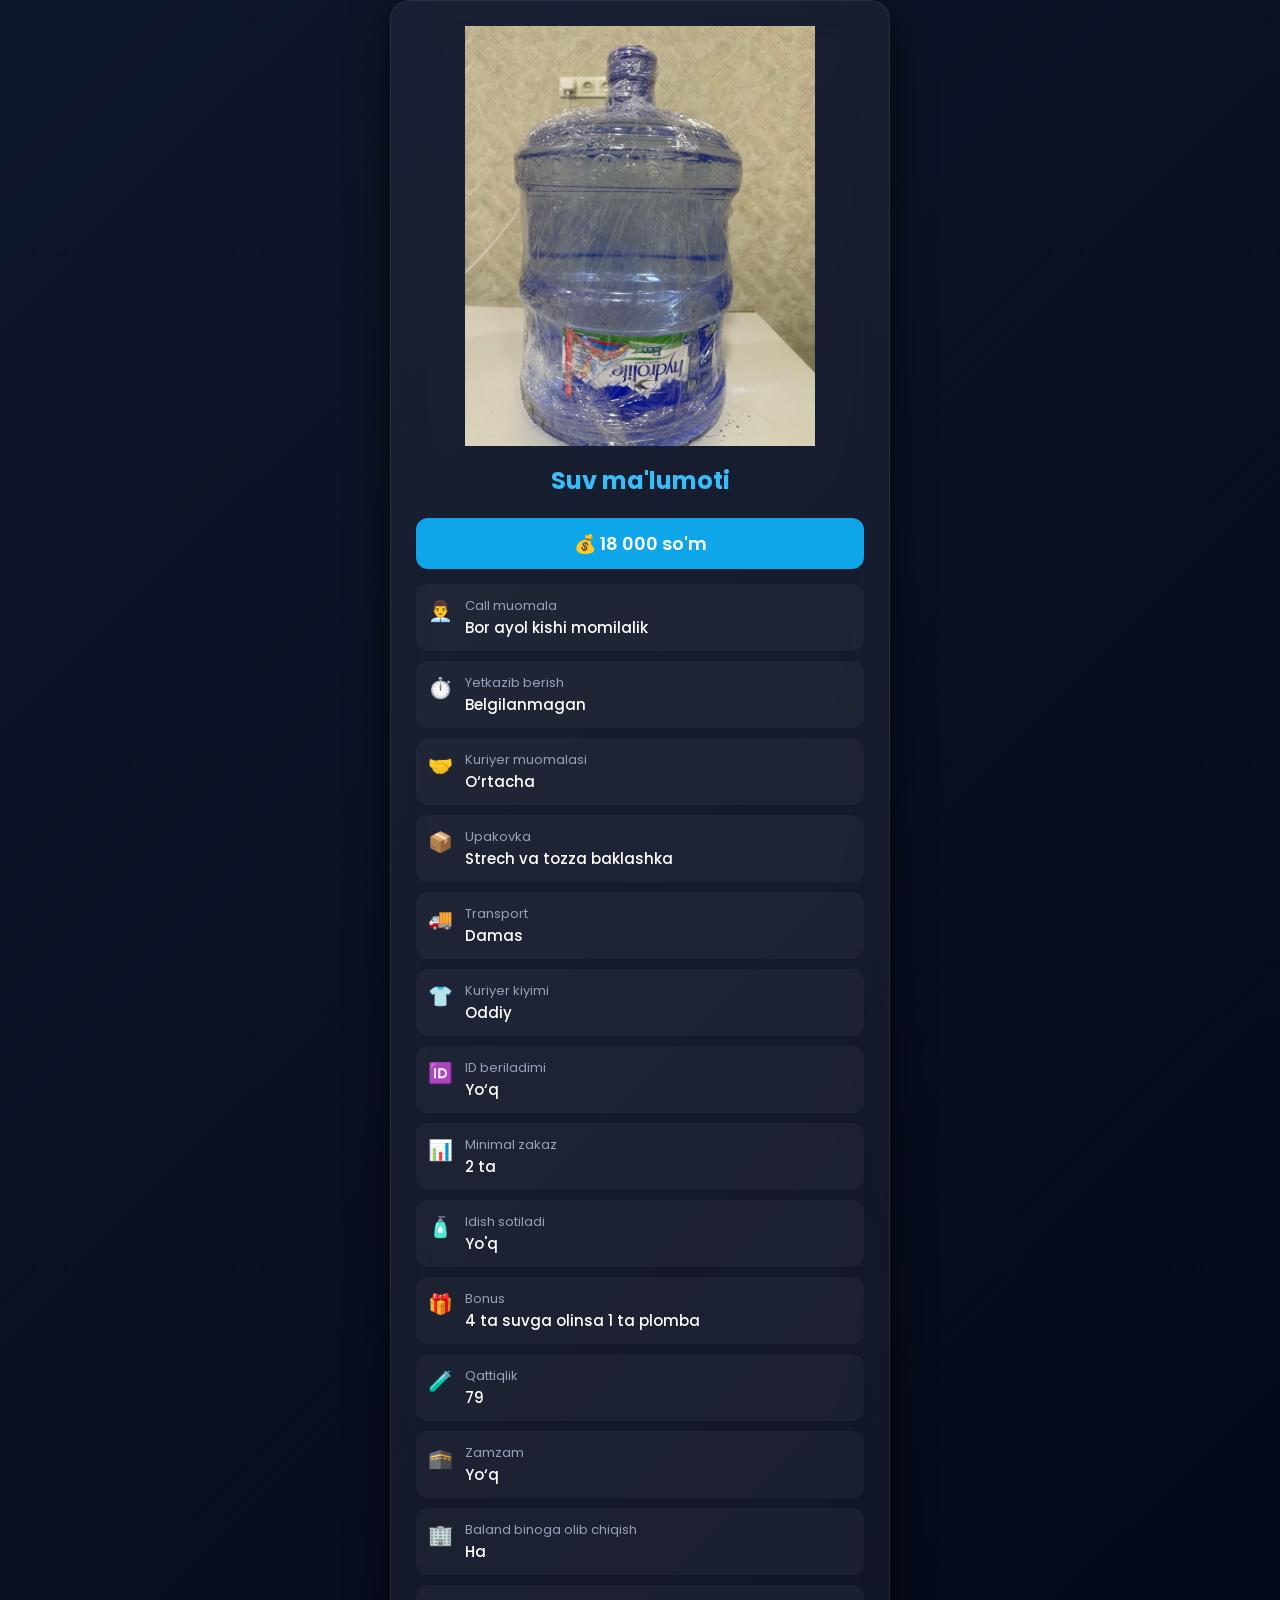
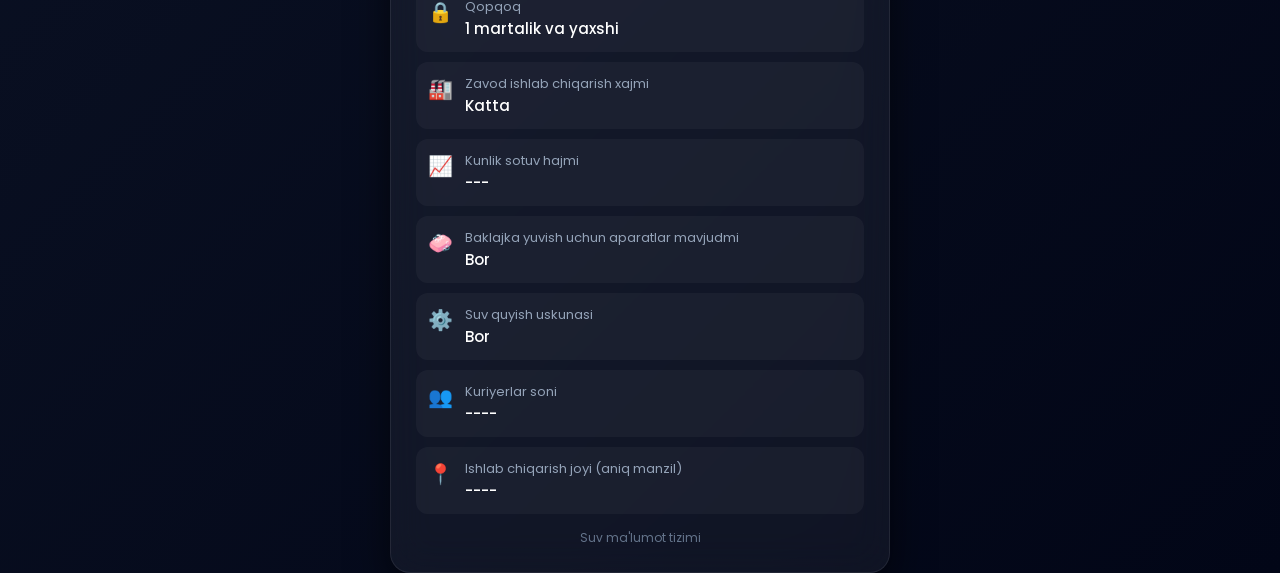
<file: index.html>
<!doctype html>
<html lang="uz">
  <head>
    <meta charset="UTF-8" />
    <meta name="viewport" content="width=device-width, initial-scale=1.0" />
    <title>Suv ma'lumoti</title>

    <link rel="stylesheet" href="./css/main.css" />

    <link
      href="https://fonts.googleapis.com/css2?family=Poppins:wght@300;400;600&display=swap"
      rel="stylesheet"
    />
    <base href="./imgs/" />
  </head>

  <body>
    <div class="container">
      <div class="logo">
        <img src="img1.jpg" />
      </div>

      <h1>Suv ma'lumoti</h1>

      <div class="price">💰 18 000 so'm</div>

      <div class="item">
        <div class="icon">👨‍💼</div>
        <div class="text">
          <div class="label">Call muomala</div>
          <div class="value">Bor ayol kishi momilalik</div>
        </div>
      </div>

      <div class="item">
        <div class="icon">⏱️</div>
        <div class="text">
          <div class="label">Yetkazib berish</div>
          <div class="value">Belgilanmagan</div>
        </div>
      </div>

      <div class="item">
        <div class="icon">🤝</div>
        <div class="text">
          <div class="label">Kuriyer muomalasi</div>
          <div class="value">O‘rtacha</div>
        </div>
      </div>

      <div class="item">
        <div class="icon">📦</div>
        <div class="text">
          <div class="label">Upakovka</div>
          <div class="value">Strech va tozza baklashka</div>
        </div>
      </div>

      <div class="item">
        <div class="icon">🚚</div>
        <div class="text">
          <div class="label">Transport</div>
          <div class="value">Damas</div>
        </div>
      </div>

      <div class="item">
        <div class="icon">👕</div>
        <div class="text">
          <div class="label">Kuriyer kiyimi</div>
          <div class="value">Oddiy</div>
        </div>
      </div>

      <div class="item">
        <div class="icon">🆔</div>
        <div class="text">
          <div class="label">ID beriladimi</div>
          <div class="value">Yo‘q</div>
        </div>
      </div>

      <div class="item">
        <div class="icon">📊</div>
        <div class="text">
          <div class="label">Minimal zakaz</div>
          <div class="value">2 ta</div>
        </div>
      </div>

      <div class="item">
        <div class="icon">🧴</div>
        <div class="text">
          <div class="label">Idish sotiladi</div>
          <div class="value">Yo'q</div>
        </div>
      </div>

      <div class="item">
        <div class="icon">🎁</div>
        <div class="text">
          <div class="label">Bonus</div>
          <div class="value">4 ta suvga olinsa 1 ta plomba</div>
        </div>
      </div>

      <div class="item">
        <div class="icon">🧪</div>
        <div class="text">
          <div class="label">Qattiqlik</div>
          <div class="value">79</div>
        </div>
      </div>

      <div class="item">
        <div class="icon">🕋</div>
        <div class="text">
          <div class="label">Zamzam</div>
          <div class="value">Yo‘q</div>
        </div>
      </div>

      <div class="item">
        <div class="icon">🏢</div>
        <div class="text">
          <div class="label">Baland binoga olib chiqish</div>
          <div class="value">Ha</div>
        </div>
      </div>

      <div class="item">
        <div class="icon">🔒</div>
        <div class="text">
          <div class="label">Qopqoq</div>
          <div class="value">1 martalik va yaxshi</div>
        </div>
      </div>

      <div class="item">
        <div class="icon">🏭</div>
        <div class="text">
          <div class="label">Zavod ishlab chiqarish xajmi</div>
          <div class="value">Katta</div>
        </div>
      </div>

      <div class="item">
        <div class="icon">📈</div>
        <div class="text">
          <div class="label">Kunlik sotuv hajmi</div>
          <div class="value">---</div>
        </div>
      </div>

      <div class="item">
        <div class="icon">🧼</div>
        <div class="text">
          <div class="label">Baklajka yuvish uchun aparatlar mavjudmi</div>
          <div class="value">Bor</div>
        </div>
      </div>

      <div class="item">
        <div class="icon">⚙️</div>
        <div class="text">
          <div class="label">Suv quyish uskunasi</div>
          <div class="value">Bor</div>
        </div>
      </div>

      <div class="item">
        <div class="icon">👥</div>
        <div class="text">
          <div class="label">Kuriyerlar soni</div>
          <div class="value">----</div>
        </div>
      </div>

      <div class="item">
        <div class="icon">📍</div>
        <div class="text">
          <div class="label">Ishlab chiqarish joyi (aniq manzil)</div>
          <div class="value">----</div>
        </div>
      </div>

      <div class="footer">Suv ma'lumot tizimi</div>
    </div>
  </body>
</html>
</file>
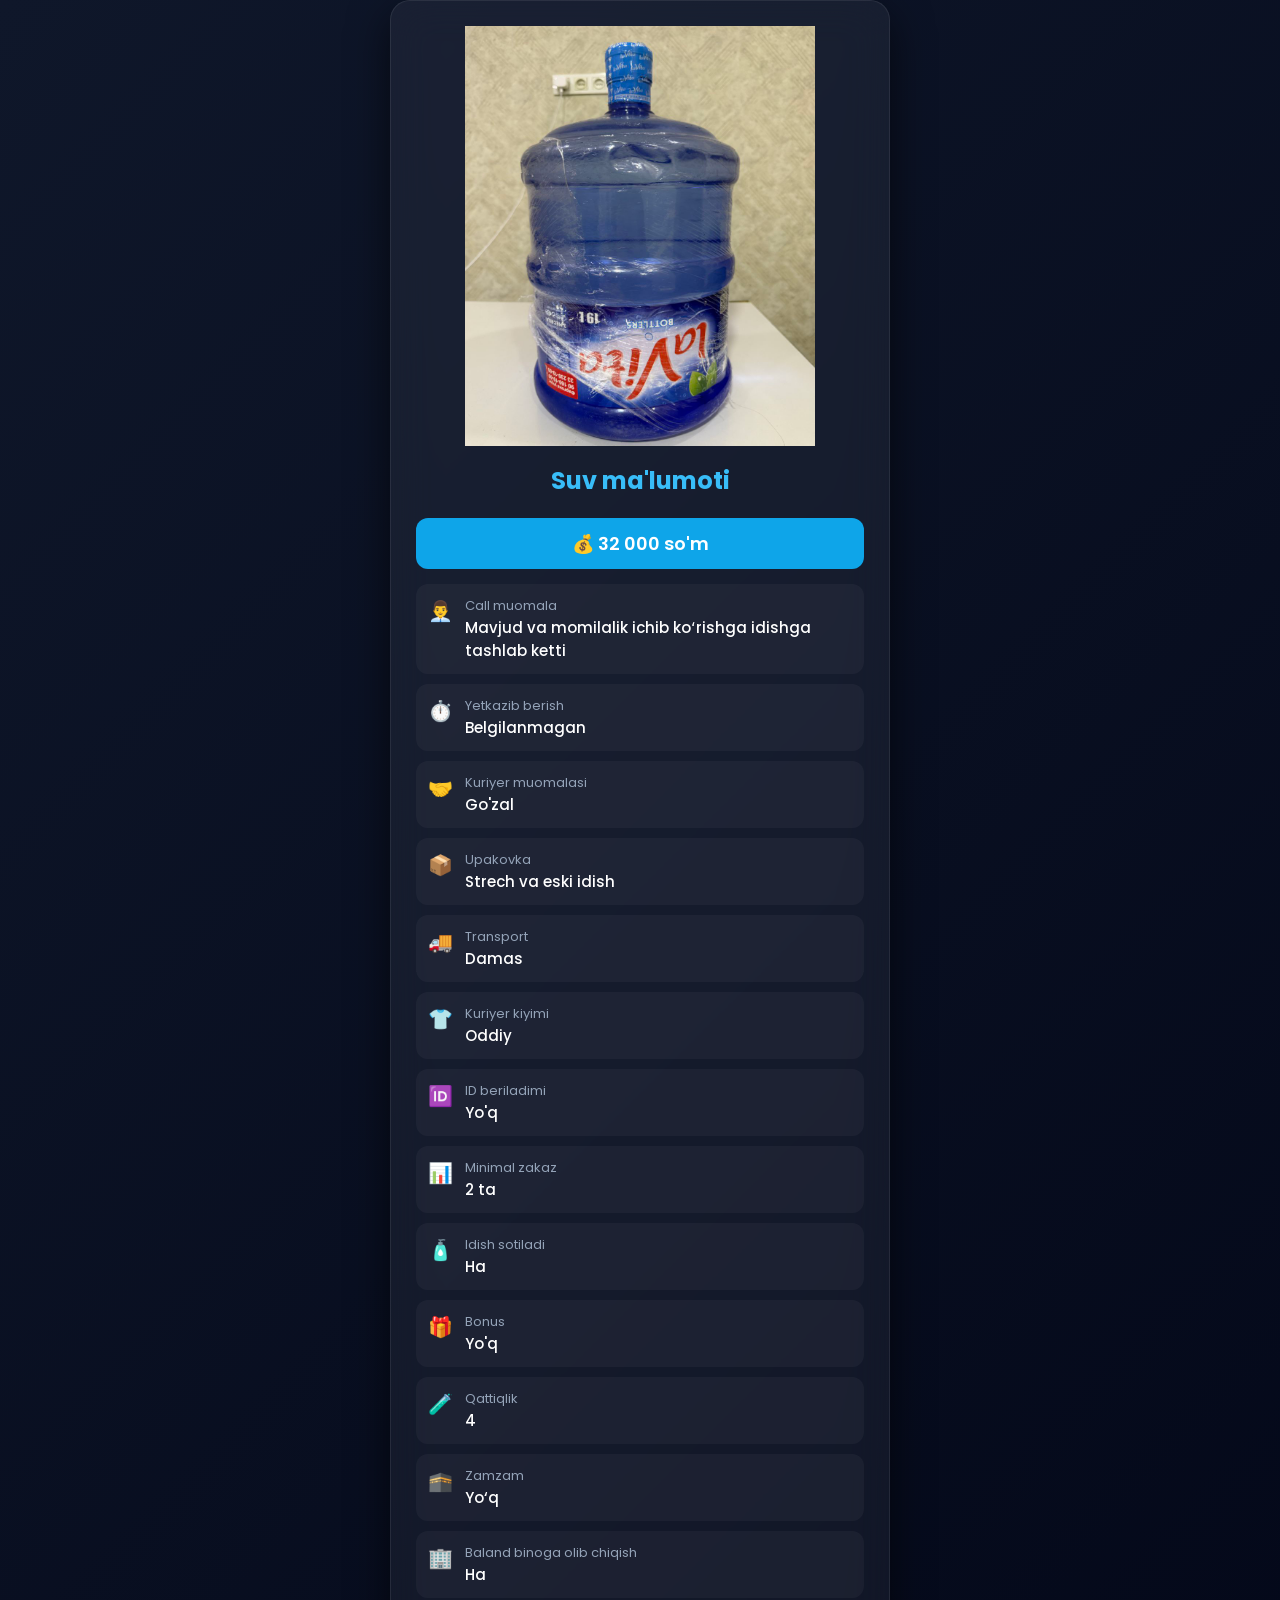
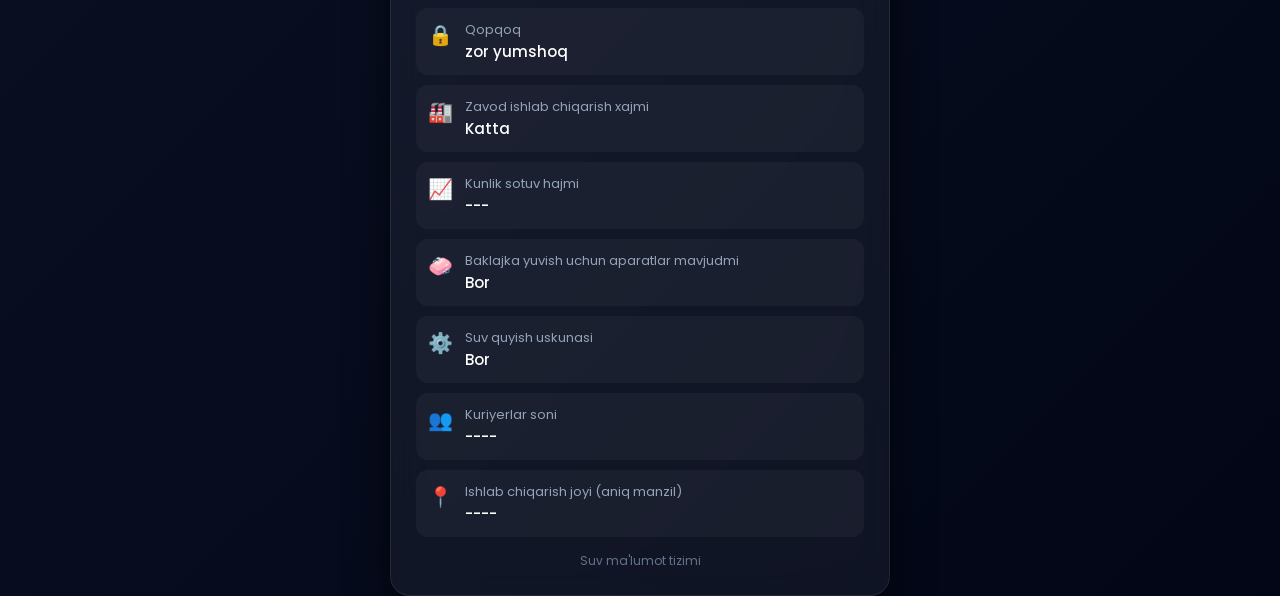
<file: index3.html>
<!doctype html>
<html lang="uz">
  <head>
    <meta charset="UTF-8" />
    <meta name="viewport" content="width=device-width, initial-scale=1.0" />
    <title>Suv ma'lumoti</title>

    <link rel="stylesheet" href="./css/main.css" />

    <link
      href="https://fonts.googleapis.com/css2?family=Poppins:wght@300;400;600&display=swap"
      rel="stylesheet"
    />
    <base href="./imgs/" />
  </head>

  <body>
    <div class="container">
      <div class="logo">
        <img src="img3.jpg" />
      </div>

      <h1>Suv ma'lumoti</h1>

      <div class="price">💰 32 000 so'm</div>

      <div class="item">
        <div class="icon">👨‍💼</div>
        <div class="text">
          <div class="label">Call muomala</div>
          <div class="value">
            Mavjud va momilalik ichib koʻrishga idishga tashlab ketti
          </div>
        </div>
      </div>

      <div class="item">
        <div class="icon">⏱️</div>
        <div class="text">
          <div class="label">Yetkazib berish</div>
          <div class="value">Belgilanmagan</div>
        </div>
      </div>

      <div class="item">
        <div class="icon">🤝</div>
        <div class="text">
          <div class="label">Kuriyer muomalasi</div>
          <div class="value">Go'zal</div>
        </div>
      </div>

      <div class="item">
        <div class="icon">📦</div>
        <div class="text">
          <div class="label">Upakovka</div>
          <div class="value">Strech va eski idish</div>
        </div>
      </div>

      <div class="item">
        <div class="icon">🚚</div>
        <div class="text">
          <div class="label">Transport</div>
          <div class="value">Damas</div>
        </div>
      </div>

      <div class="item">
        <div class="icon">👕</div>
        <div class="text">
          <div class="label">Kuriyer kiyimi</div>
          <div class="value">Oddiy</div>
        </div>
      </div>

      <div class="item">
        <div class="icon">🆔</div>
        <div class="text">
          <div class="label">ID beriladimi</div>
          <div class="value">Yo'q</div>
        </div>
      </div>

      <div class="item">
        <div class="icon">📊</div>
        <div class="text">
          <div class="label">Minimal zakaz</div>
          <div class="value">2 ta</div>
        </div>
      </div>

      <div class="item">
        <div class="icon">🧴</div>
        <div class="text">
          <div class="label">Idish sotiladi</div>
          <div class="value">Ha</div>
        </div>
      </div>

      <div class="item">
        <div class="icon">🎁</div>
        <div class="text">
          <div class="label">Bonus</div>
          <div class="value">Yo'q</div>
        </div>
      </div>

      <div class="item">
        <div class="icon">🧪</div>
        <div class="text">
          <div class="label">Qattiqlik</div>
          <div class="value">4</div>
        </div>
      </div>

      <div class="item">
        <div class="icon">🕋</div>
        <div class="text">
          <div class="label">Zamzam</div>
          <div class="value">Yo‘q</div>
        </div>
      </div>

      <div class="item">
        <div class="icon">🏢</div>
        <div class="text">
          <div class="label">Baland binoga olib chiqish</div>
          <div class="value">Ha</div>
        </div>
      </div>

      <div class="item">
        <div class="icon">🔒</div>
        <div class="text">
          <div class="label">Qopqoq</div>
          <div class="value">zor yumshoq</div>
        </div>
      </div>

      <div class="item">
        <div class="icon">🏭</div>
        <div class="text">
          <div class="label">Zavod ishlab chiqarish xajmi</div>
          <div class="value">Katta</div>
        </div>
      </div>

      <div class="item">
        <div class="icon">📈</div>
        <div class="text">
          <div class="label">Kunlik sotuv hajmi</div>
          <div class="value">---</div>
        </div>
      </div>

      <div class="item">
        <div class="icon">🧼</div>
        <div class="text">
          <div class="label">Baklajka yuvish uchun aparatlar mavjudmi</div>
          <div class="value">Bor</div>
        </div>
      </div>

      <div class="item">
        <div class="icon">⚙️</div>
        <div class="text">
          <div class="label">Suv quyish uskunasi</div>
          <div class="value">Bor</div>
        </div>
      </div>

      <div class="item">
        <div class="icon">👥</div>
        <div class="text">
          <div class="label">Kuriyerlar soni</div>
          <div class="value">----</div>
        </div>
      </div>

      <div class="item">
        <div class="icon">📍</div>
        <div class="text">
          <div class="label">Ishlab chiqarish joyi (aniq manzil)</div>
          <div class="value">----</div>
        </div>
      </div>

      <div class="footer">Suv ma'lumot tizimi</div>
    </div>
  </body>
</html>
</file>
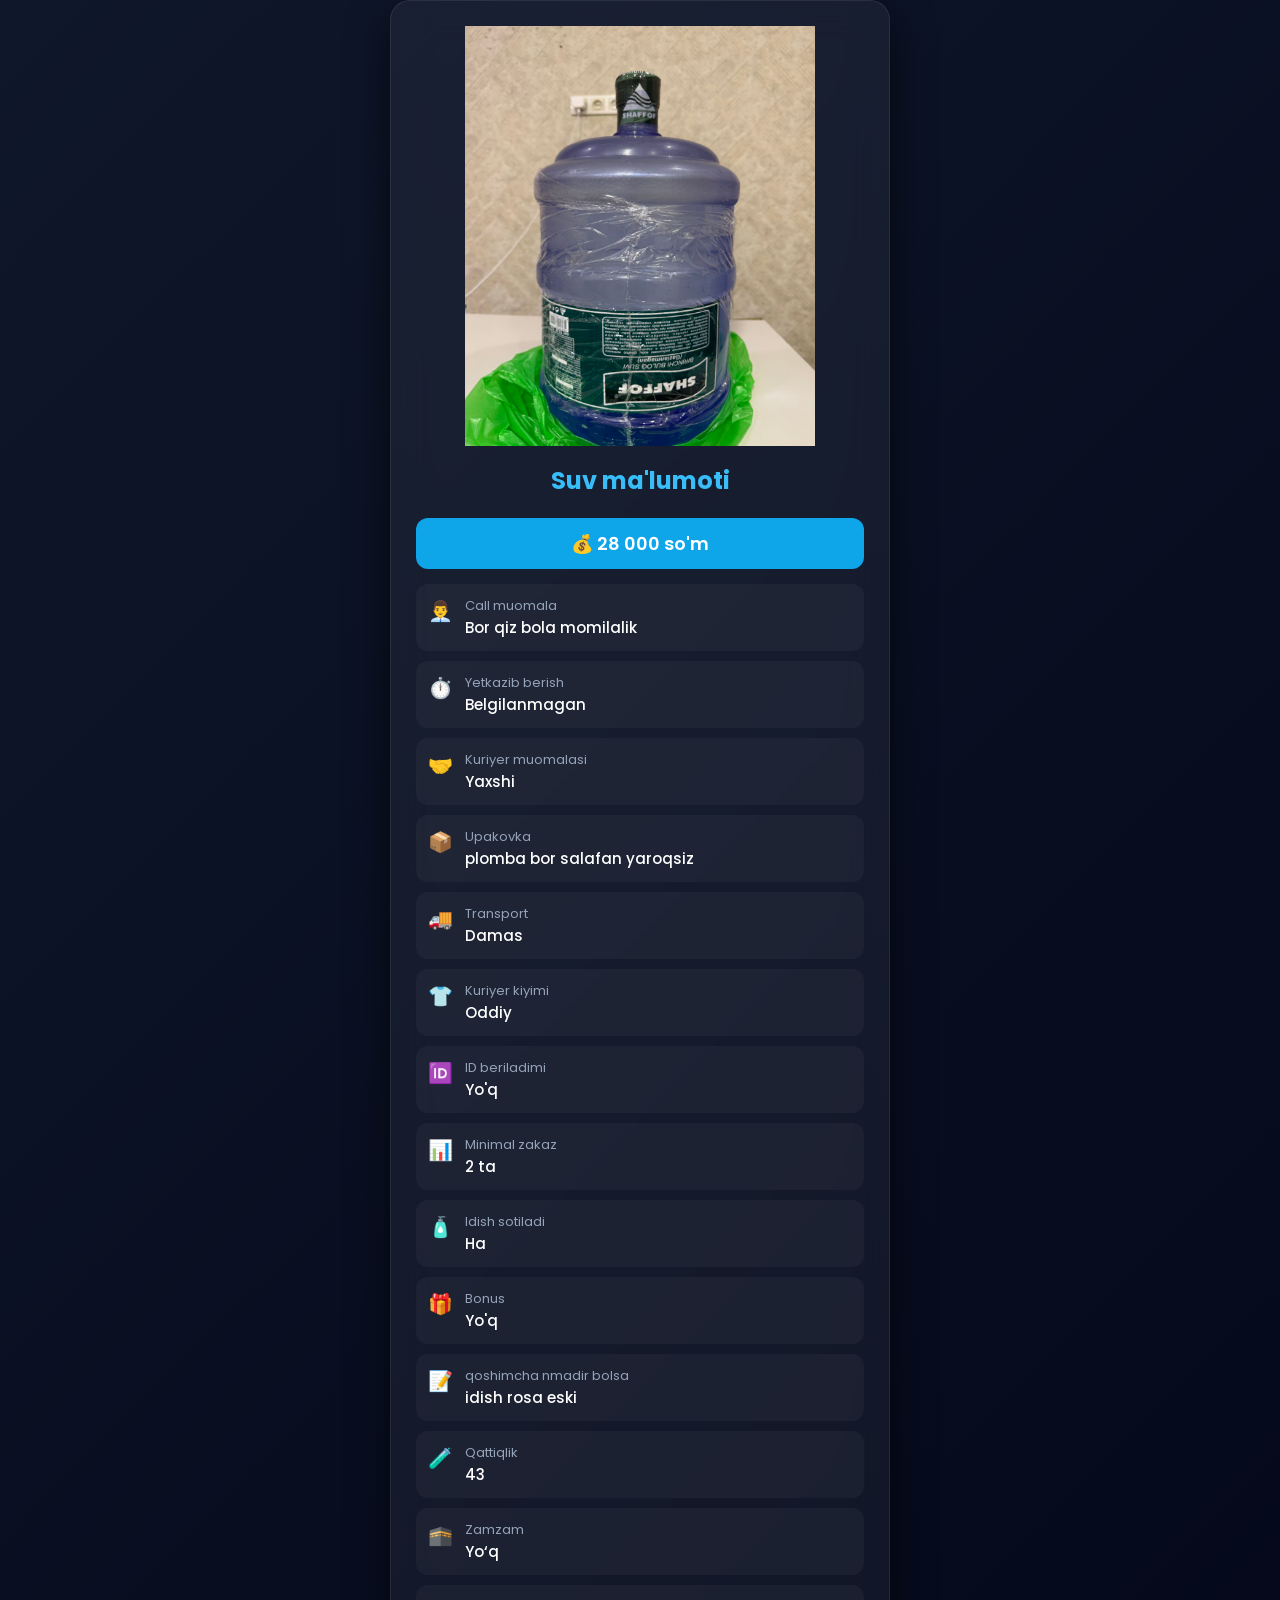
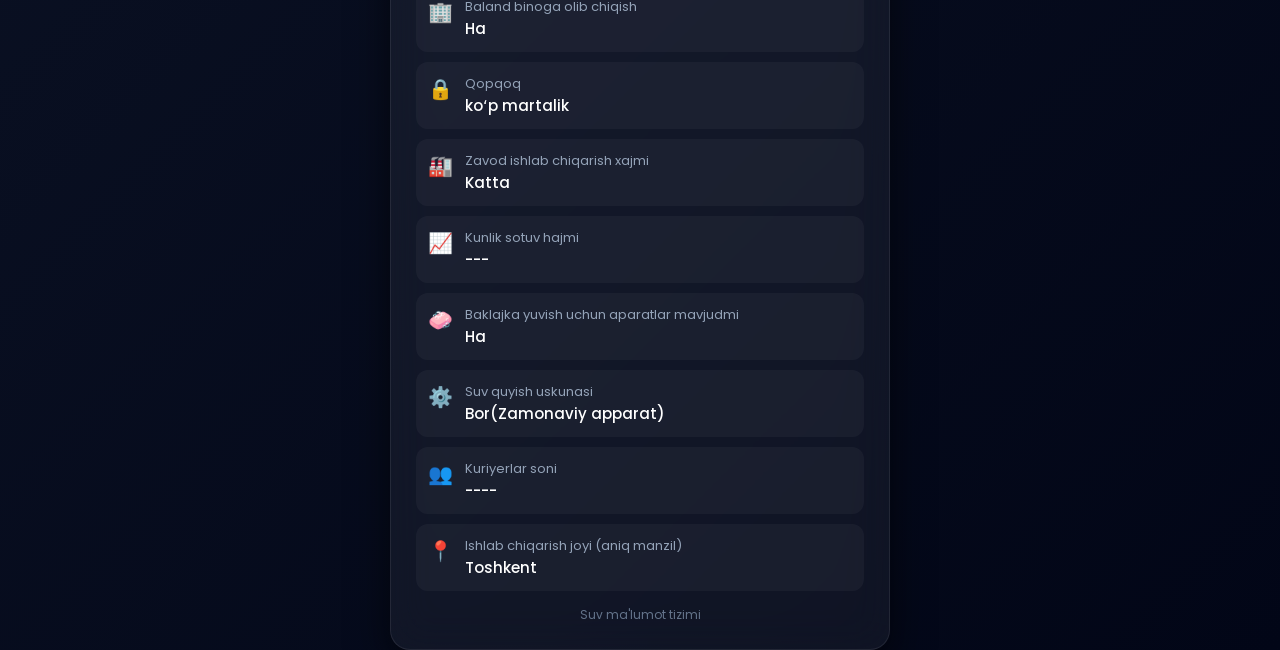
<file: index4.html>
<!doctype html>
<html lang="uz">
  <head>
    <meta charset="UTF-8" />
    <meta name="viewport" content="width=device-width, initial-scale=1.0" />
    <title>Suv ma'lumoti</title>

    <link rel="stylesheet" href="./css/main.css" />

    <link
      href="https://fonts.googleapis.com/css2?family=Poppins:wght@300;400;600&display=swap"
      rel="stylesheet"
    />
    <base href="./imgs/" />
  </head>

  <body>
    <div class="container">
      <div class="logo">
        <img src="img4.jpg" />
      </div>

      <h1>Suv ma'lumoti</h1>

      <div class="price">💰 28 000 so'm</div>

      <div class="item">
        <div class="icon">👨‍💼</div>
        <div class="text">
          <div class="label">Call muomala</div>
          <div class="value">Bor qiz bola momilalik</div>
        </div>
      </div>

      <div class="item">
        <div class="icon">⏱️</div>
        <div class="text">
          <div class="label">Yetkazib berish</div>
          <div class="value">Belgilanmagan</div>
        </div>
      </div>

      <div class="item">
        <div class="icon">🤝</div>
        <div class="text">
          <div class="label">Kuriyer muomalasi</div>
          <div class="value">Yaxshi</div>
        </div>
      </div>

      <div class="item">
        <div class="icon">📦</div>
        <div class="text">
          <div class="label">Upakovka</div>
          <div class="value">plomba bor salafan yaroqsiz</div>
        </div>
      </div>

      <div class="item">
        <div class="icon">🚚</div>
        <div class="text">
          <div class="label">Transport</div>
          <div class="value">Damas</div>
        </div>
      </div>

      <div class="item">
        <div class="icon">👕</div>
        <div class="text">
          <div class="label">Kuriyer kiyimi</div>
          <div class="value">Oddiy</div>
        </div>
      </div>

      <div class="item">
        <div class="icon">🆔</div>
        <div class="text">
          <div class="label">ID beriladimi</div>
          <div class="value">Yo'q</div>
        </div>
      </div>

      <div class="item">
        <div class="icon">📊</div>
        <div class="text">
          <div class="label">Minimal zakaz</div>
          <div class="value">2 ta</div>
        </div>
      </div>

      <div class="item">
        <div class="icon">🧴</div>
        <div class="text">
          <div class="label">Idish sotiladi</div>
          <div class="value">Ha</div>
        </div>
      </div>

      <div class="item">
        <div class="icon">🎁</div>
        <div class="text">
          <div class="label">Bonus</div>
          <div class="value">Yo'q</div>
        </div>
      </div>

      <div class="item">
        <div class="icon">📝</div>
        <div class="text">
          <div class="label">qoshimcha nmadir bolsa</div>
          <div class="value">idish rosa eski</div>
        </div>
      </div>

      <div class="item">
        <div class="icon">🧪</div>
        <div class="text">
          <div class="label">Qattiqlik</div>
          <div class="value">43</div>
        </div>
      </div>

      <div class="item">
        <div class="icon">🕋</div>
        <div class="text">
          <div class="label">Zamzam</div>
          <div class="value">Yo‘q</div>
        </div>
      </div>

      <div class="item">
        <div class="icon">🏢</div>
        <div class="text">
          <div class="label">Baland binoga olib chiqish</div>
          <div class="value">Ha</div>
        </div>
      </div>

      <div class="item">
        <div class="icon">🔒</div>
        <div class="text">
          <div class="label">Qopqoq</div>
          <div class="value">koʻp martalik</div>
        </div>
      </div>

      <div class="item">
        <div class="icon">🏭</div>
        <div class="text">
          <div class="label">Zavod ishlab chiqarish xajmi</div>
          <div class="value">Katta</div>
        </div>
      </div>

      <div class="item">
        <div class="icon">📈</div>
        <div class="text">
          <div class="label">Kunlik sotuv hajmi</div>
          <div class="value">---</div>
        </div>
      </div>

      <div class="item">
        <div class="icon">🧼</div>
        <div class="text">
          <div class="label">Baklajka yuvish uchun aparatlar mavjudmi</div>
          <div class="value">Ha</div>
        </div>
      </div>

      <div class="item">
        <div class="icon">⚙️</div>
        <div class="text">
          <div class="label">Suv quyish uskunasi</div>
          <div class="value">Bor(Zamonaviy apparat)</div>
        </div>
      </div>

      <div class="item">
        <div class="icon">👥</div>
        <div class="text">
          <div class="label">Kuriyerlar soni</div>
          <div class="value">----</div>
        </div>
      </div>

      <div class="item">
        <div class="icon">📍</div>
        <div class="text">
          <div class="label">Ishlab chiqarish joyi (aniq manzil)</div>
          <div class="value">Toshkent</div>
        </div>
      </div>

      <div class="footer">Suv ma'lumot tizimi</div>
    </div>
  </body>
</html>
</file>
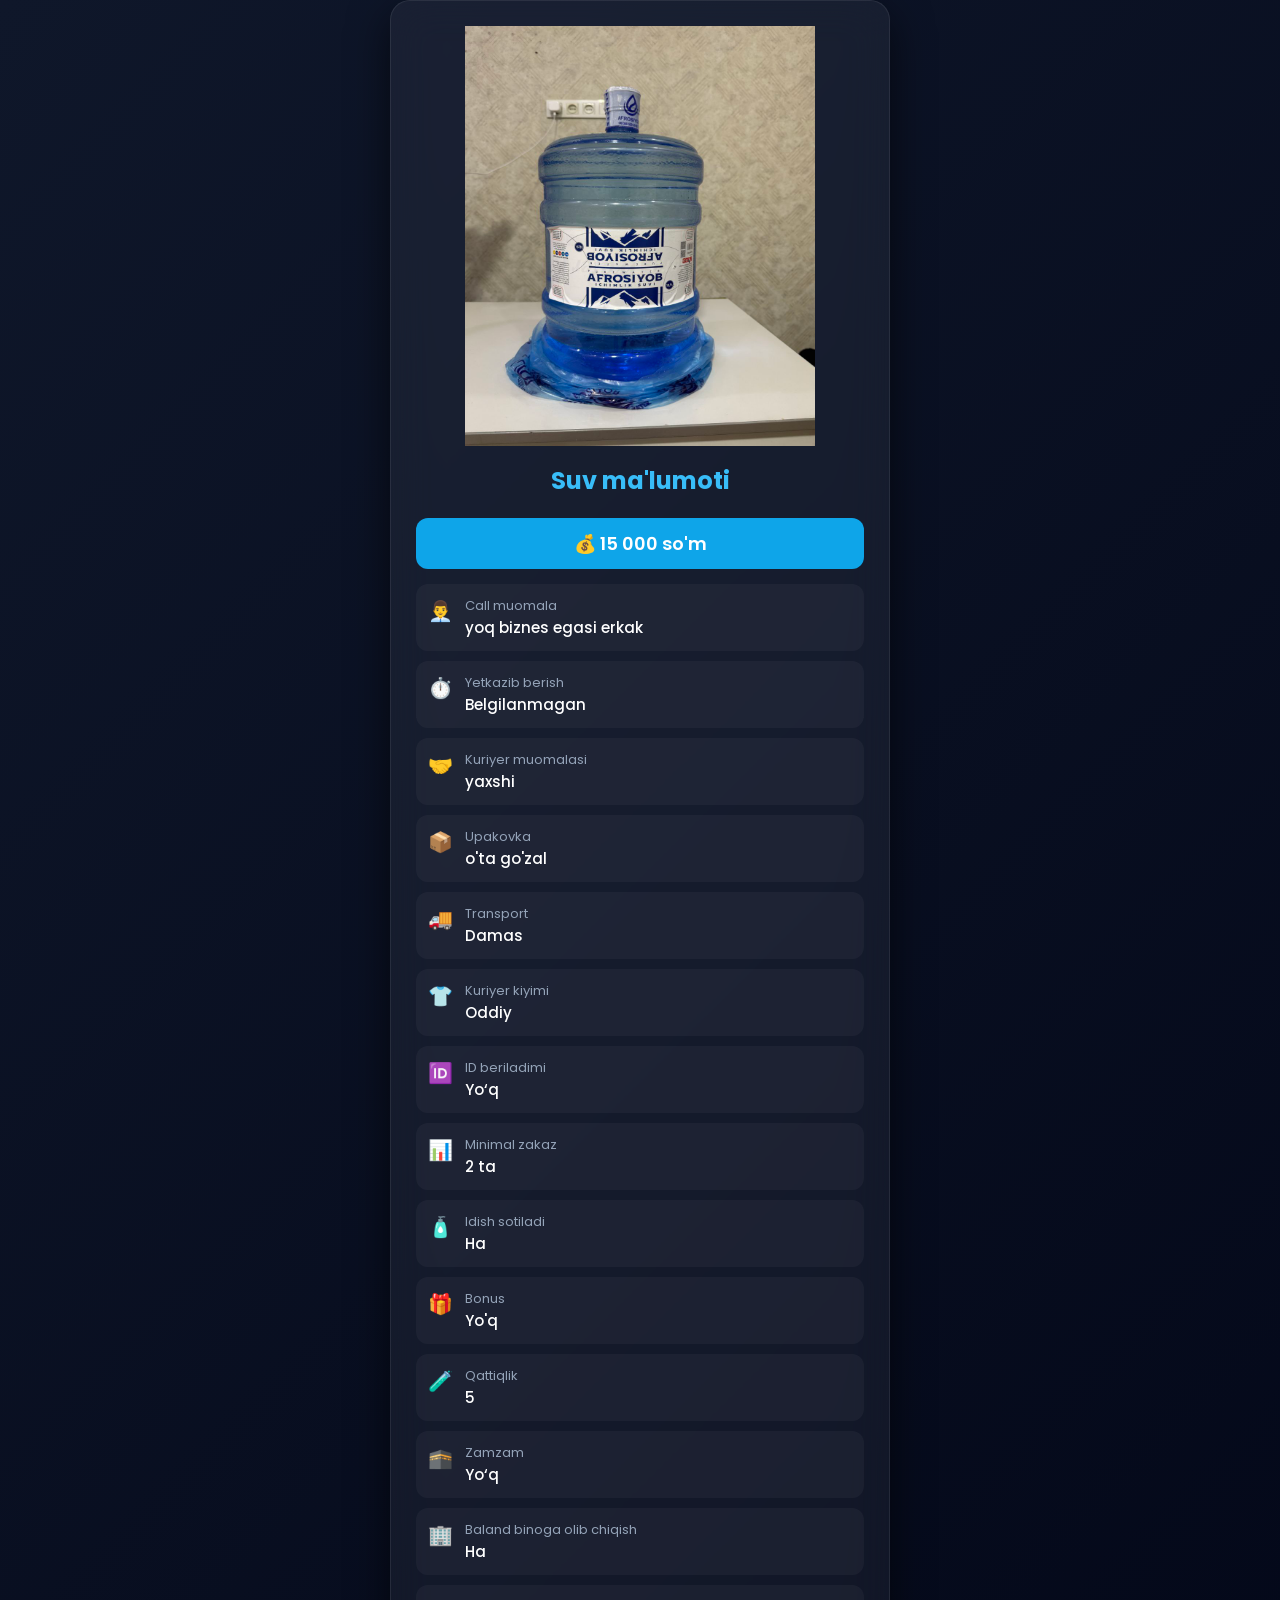
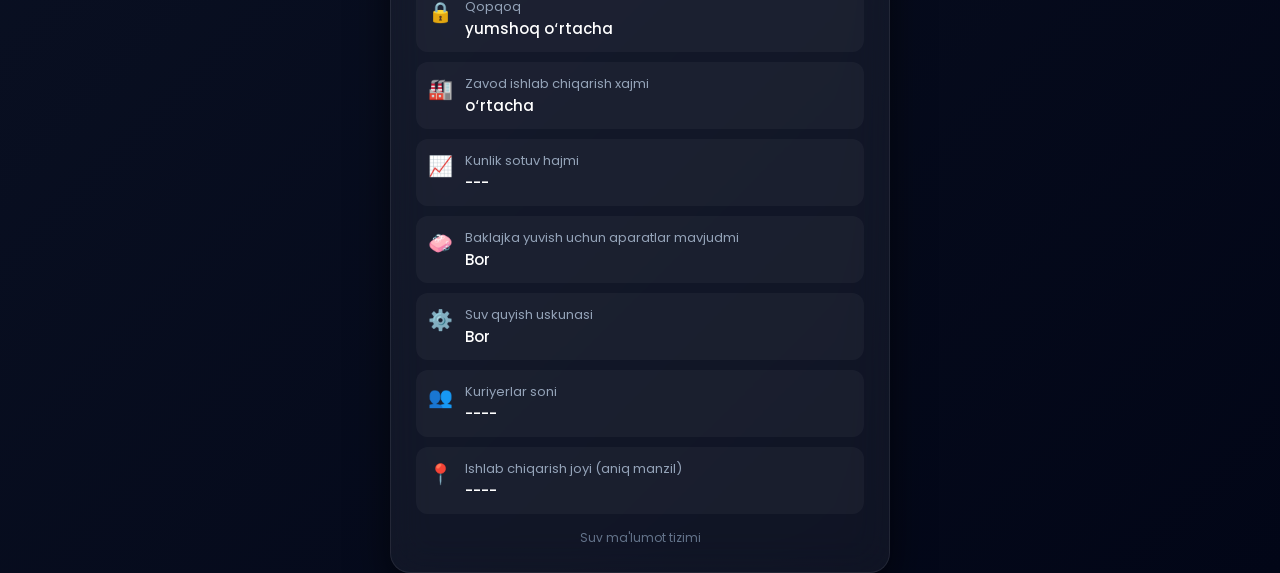
<file: index5.html>
<!doctype html>
<html lang="uz">
  <head>
    <meta charset="UTF-8" />
    <meta name="viewport" content="width=device-width, initial-scale=1.0" />
    <title>Suv ma'lumoti</title>

    <link rel="stylesheet" href="./css/main.css" />

    <link
      href="https://fonts.googleapis.com/css2?family=Poppins:wght@300;400;600&display=swap"
      rel="stylesheet"
    />
    <base href="./imgs/" />
  </head>

  <body>
    <div class="container">
      <div class="logo">
        <img src="img5.jpg" />
      </div>

      <h1>Suv ma'lumoti</h1>

      <div class="price">💰 15 000 so'm</div>

      <div class="item">
        <div class="icon">👨‍💼</div>
        <div class="text">
          <div class="label">Call muomala</div>
          <div class="value">yoq biznes egasi erkak</div>
        </div>
      </div>

      <div class="item">
        <div class="icon">⏱️</div>
        <div class="text">
          <div class="label">Yetkazib berish</div>
          <div class="value">Belgilanmagan</div>
        </div>
      </div>

      <div class="item">
        <div class="icon">🤝</div>
        <div class="text">
          <div class="label">Kuriyer muomalasi</div>
          <div class="value">yaxshi</div>
        </div>
      </div>

      <div class="item">
        <div class="icon">📦</div>
        <div class="text">
          <div class="label">Upakovka</div>
          <div class="value">o'ta go'zal </div>
        </div>
      </div>

      <div class="item">
        <div class="icon">🚚</div>
        <div class="text">
          <div class="label">Transport</div>
          <div class="value">Damas</div>
        </div>
      </div>

      <div class="item">
        <div class="icon">👕</div>
        <div class="text">
          <div class="label">Kuriyer kiyimi</div>
          <div class="value">Oddiy</div>
        </div>
      </div>

      <div class="item">
        <div class="icon">🆔</div>
        <div class="text">
          <div class="label">ID beriladimi</div>
          <div class="value">Yo‘q</div>
        </div>
      </div>

      <div class="item">
        <div class="icon">📊</div>
        <div class="text">
          <div class="label">Minimal zakaz</div>
          <div class="value">2 ta</div>
        </div>
      </div>

      <div class="item">
        <div class="icon">🧴</div>
        <div class="text">
          <div class="label">Idish sotiladi</div>
          <div class="value">Ha</div>
        </div>
      </div>

      <div class="item">
        <div class="icon">🎁</div>
        <div class="text">
          <div class="label">Bonus</div>
          <div class="value">Yo'q</div>
        </div>
      </div>

      <div class="item">
        <div class="icon">🧪</div>
        <div class="text">
          <div class="label">Qattiqlik</div>
          <div class="value">5</div>
        </div>
      </div>

      <div class="item">
        <div class="icon">🕋</div>
        <div class="text">
          <div class="label">Zamzam</div>
          <div class="value">Yo‘q</div>
        </div>
      </div>

      <div class="item">
        <div class="icon">🏢</div>
        <div class="text">
          <div class="label">Baland binoga olib chiqish</div>
          <div class="value">Ha</div>
        </div>
      </div>

      <div class="item">
        <div class="icon">🔒</div>
        <div class="text">
          <div class="label">Qopqoq</div>
          <div class="value">yumshoq oʻrtacha</div>
        </div>
      </div>

      <div class="item">
        <div class="icon">🏭</div>
        <div class="text">
          <div class="label">Zavod ishlab chiqarish xajmi</div>
          <div class="value">oʻrtacha </div>
        </div>
      </div>

      <div class="item">
        <div class="icon">📈</div>
        <div class="text">
          <div class="label">Kunlik sotuv hajmi</div>
          <div class="value">---</div>
        </div>
      </div>

      <div class="item">
        <div class="icon">🧼</div>
        <div class="text">
          <div class="label">Baklajka yuvish uchun aparatlar mavjudmi</div>
          <div class="value">Bor</div>
        </div>
      </div>

      <div class="item">
        <div class="icon">⚙️</div>
        <div class="text">
          <div class="label">Suv quyish uskunasi</div>
          <div class="value">Bor</div>
        </div>
      </div>

      <div class="item">
        <div class="icon">👥</div>
        <div class="text">
          <div class="label">Kuriyerlar soni</div>
          <div class="value">----</div>
        </div>
      </div>

      <div class="item">
        <div class="icon">📍</div>
        <div class="text">
          <div class="label">Ishlab chiqarish joyi (aniq manzil)</div>
          <div class="value">----</div>
        </div>
      </div>

      <div class="footer">Suv ma'lumot tizimi</div>
    </div>
  </body>
</html>
</file>
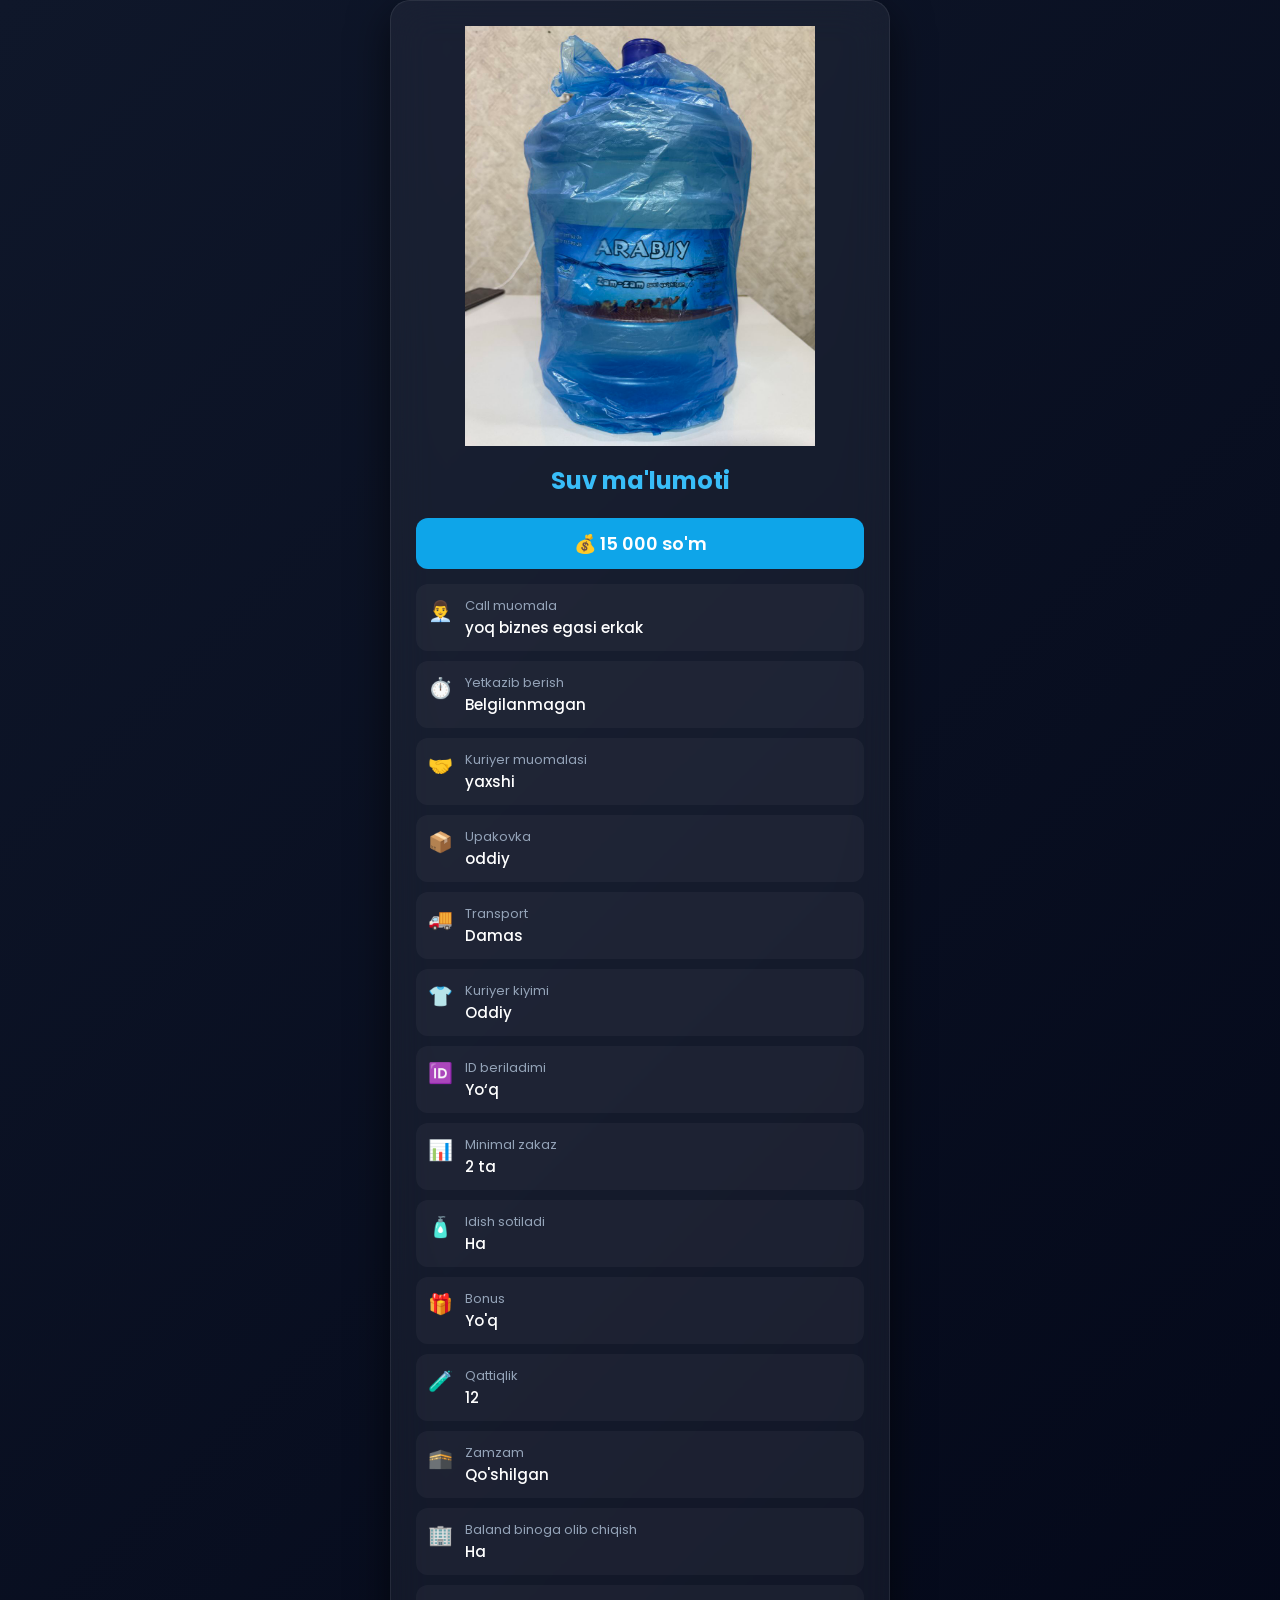
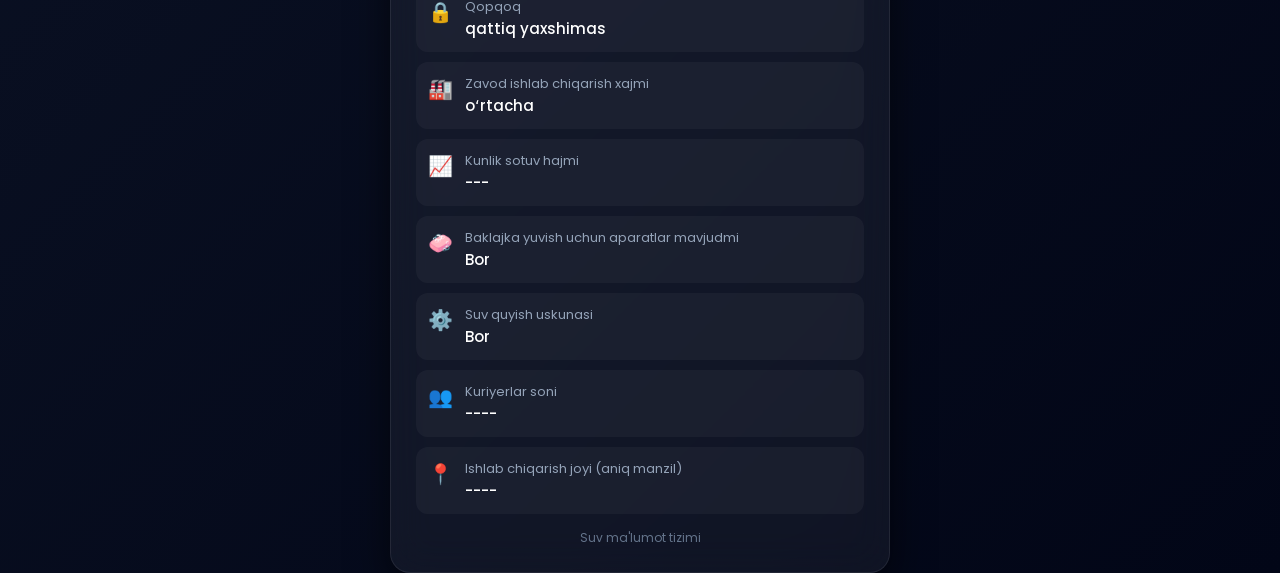
<file: index6.html>
<!doctype html>
<html lang="uz">
  <head>
    <meta charset="UTF-8" />
    <meta name="viewport" content="width=device-width, initial-scale=1.0" />
    <title>Suv ma'lumoti</title>

    <link rel="stylesheet" href="./css/main.css" />

    <link
      href="https://fonts.googleapis.com/css2?family=Poppins:wght@300;400;600&display=swap"
      rel="stylesheet"
    />
    <base href="./imgs/" />
  </head>

  <body>
    <div class="container">
      <div class="logo">
        <img src="img6.jpg" />
      </div>

      <h1>Suv ma'lumoti</h1>

      <div class="price">💰 15 000 so'm</div>

      <div class="item">
        <div class="icon">👨‍💼</div>
        <div class="text">
          <div class="label">Call muomala</div>
          <div class="value">yoq biznes egasi erkak</div>
        </div>
      </div>

      <div class="item">
        <div class="icon">⏱️</div>
        <div class="text">
          <div class="label">Yetkazib berish</div>
          <div class="value">Belgilanmagan</div>
        </div>
      </div>

      <div class="item">
        <div class="icon">🤝</div>
        <div class="text">
          <div class="label">Kuriyer muomalasi</div>
          <div class="value">yaxshi</div>
        </div>
      </div>

      <div class="item">
        <div class="icon">📦</div>
        <div class="text">
          <div class="label">Upakovka</div>
          <div class="value">oddiy</div>
        </div>
      </div>

      <div class="item">
        <div class="icon">🚚</div>
        <div class="text">
          <div class="label">Transport</div>
          <div class="value">Damas</div>
        </div>
      </div>

      <div class="item">
        <div class="icon">👕</div>
        <div class="text">
          <div class="label">Kuriyer kiyimi</div>
          <div class="value">Oddiy</div>
        </div>
      </div>

      <div class="item">
        <div class="icon">🆔</div>
        <div class="text">
          <div class="label">ID beriladimi</div>
          <div class="value">Yo‘q</div>
        </div>
      </div>

      <div class="item">
        <div class="icon">📊</div>
        <div class="text">
          <div class="label">Minimal zakaz</div>
          <div class="value">2 ta</div>
        </div>
      </div>

      <div class="item">
        <div class="icon">🧴</div>
        <div class="text">
          <div class="label">Idish sotiladi</div>
          <div class="value">Ha</div>
        </div>
      </div>

      <div class="item">
        <div class="icon">🎁</div>
        <div class="text">
          <div class="label">Bonus</div>
          <div class="value">Yo'q</div>
        </div>
      </div>

      <div class="item">
        <div class="icon">🧪</div>
        <div class="text">
          <div class="label">Qattiqlik</div>
          <div class="value">12</div>
        </div>
      </div>

      <div class="item">
        <div class="icon">🕋</div>
        <div class="text">
          <div class="label">Zamzam</div>
          <div class="value">Qo'shilgan</div>
        </div>
      </div>

      <div class="item">
        <div class="icon">🏢</div>
        <div class="text">
          <div class="label">Baland binoga olib chiqish</div>
          <div class="value">Ha</div>
        </div>
      </div>

      <div class="item">
        <div class="icon">🔒</div>
        <div class="text">
          <div class="label">Qopqoq</div>
          <div class="value">qattiq yaxshimas</div>
        </div>
      </div>

      <div class="item">
        <div class="icon">🏭</div>
        <div class="text">
          <div class="label">Zavod ishlab chiqarish xajmi</div>
          <div class="value">oʻrtacha</div>
        </div>
      </div>

      <div class="item">
        <div class="icon">📈</div>
        <div class="text">
          <div class="label">Kunlik sotuv hajmi</div>
          <div class="value">---</div>
        </div>
      </div>

      <div class="item">
        <div class="icon">🧼</div>
        <div class="text">
          <div class="label">Baklajka yuvish uchun aparatlar mavjudmi</div>
          <div class="value">Bor</div>
        </div>
      </div>

      <div class="item">
        <div class="icon">⚙️</div>
        <div class="text">
          <div class="label">Suv quyish uskunasi</div>
          <div class="value">Bor</div>
        </div>
      </div>

      <div class="item">
        <div class="icon">👥</div>
        <div class="text">
          <div class="label">Kuriyerlar soni</div>
          <div class="value">----</div>
        </div>
      </div>

      <div class="item">
        <div class="icon">📍</div>
        <div class="text">
          <div class="label">Ishlab chiqarish joyi (aniq manzil)</div>
          <div class="value">----</div>
        </div>
      </div>

      <div class="footer">Suv ma'lumot tizimi</div>
    </div>
  </body>
</html>
</file>
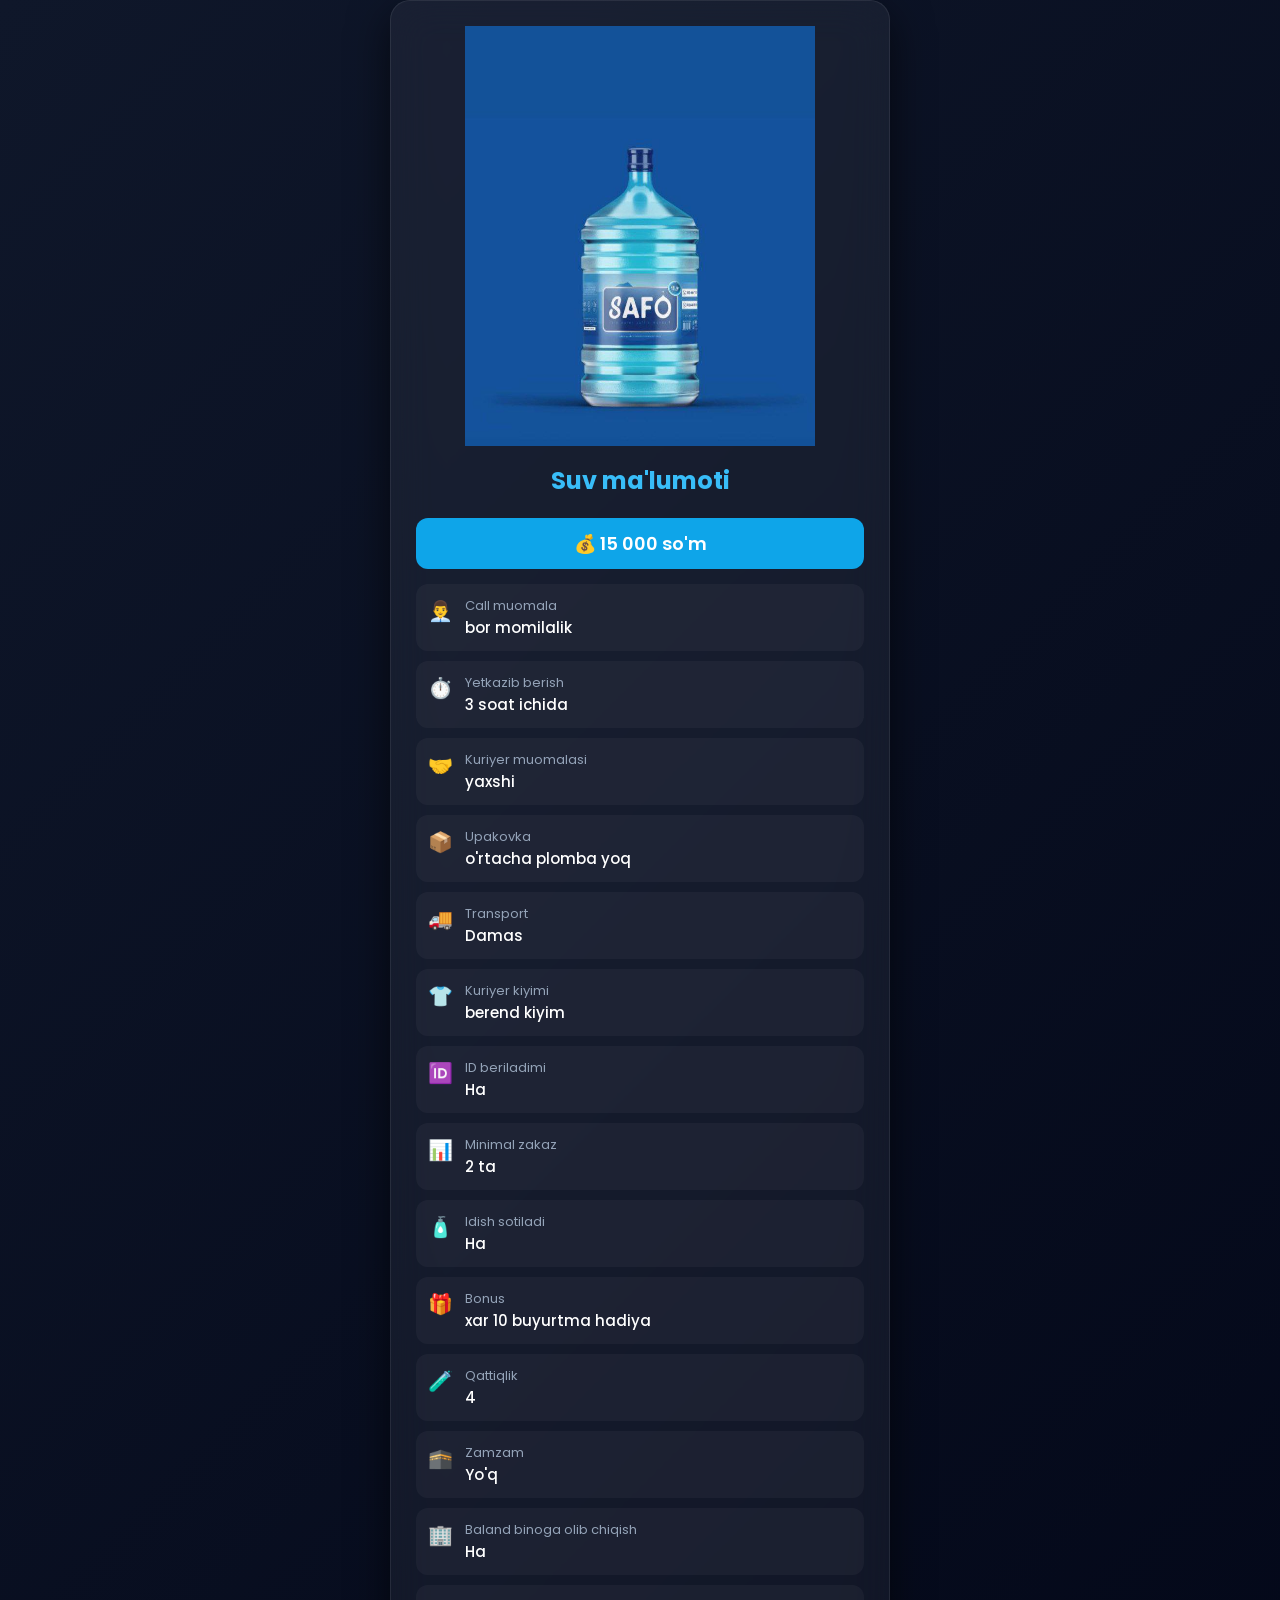
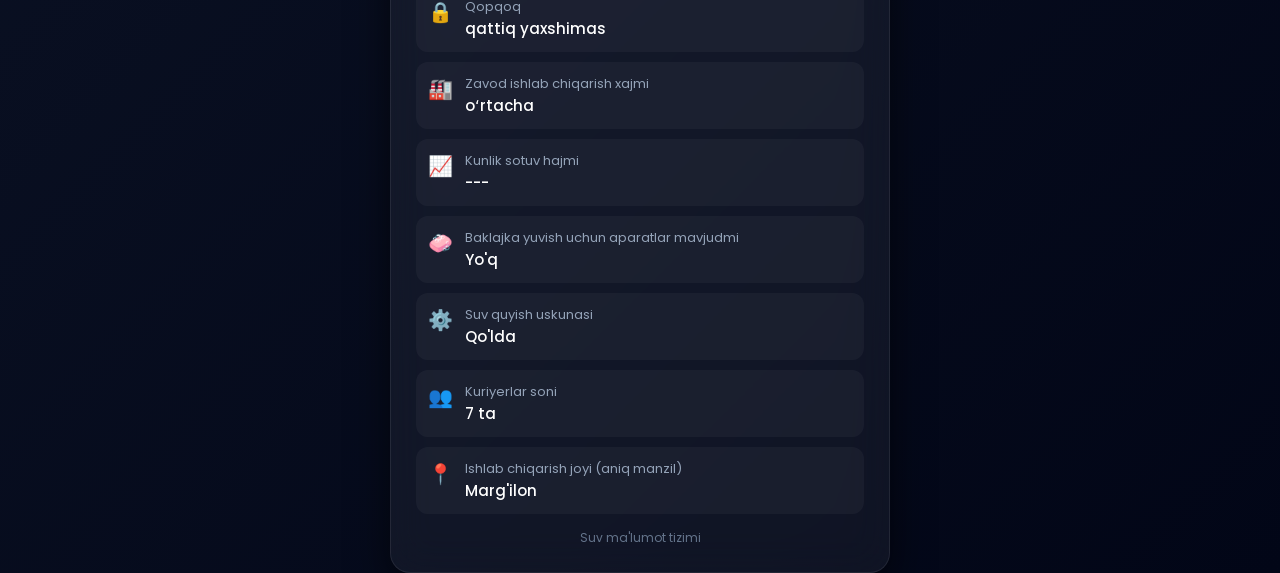
<file: index7.html>
<!doctype html>
<html lang="uz">
  <head>
    <meta charset="UTF-8" />
    <meta name="viewport" content="width=device-width, initial-scale=1.0" />
    <title>Suv ma'lumoti</title>

    <link rel="stylesheet" href="./css/main.css" />

    <link
      href="https://fonts.googleapis.com/css2?family=Poppins:wght@300;400;600&display=swap"
      rel="stylesheet"
    />
    <base href="./imgs/" />
  </head>

  <body>
    <div class="container">
      <div class="logo">
        <img src="img7.jpg" />
      </div>

      <h1>Suv ma'lumoti</h1>

      <div class="price">💰 15 000 so'm</div>

      <div class="item">
        <div class="icon">👨‍💼</div>
        <div class="text">
          <div class="label">Call muomala</div>
          <div class="value">bor momilalik</div>
        </div>
      </div>

      <div class="item">
        <div class="icon">⏱️</div>
        <div class="text">
          <div class="label">Yetkazib berish</div>
          <div class="value">3 soat ichida</div>
        </div>
      </div>

      <div class="item">
        <div class="icon">🤝</div>
        <div class="text">
          <div class="label">Kuriyer muomalasi</div>
          <div class="value">yaxshi</div>
        </div>
      </div>

      <div class="item">
        <div class="icon">📦</div>
        <div class="text">
          <div class="label">Upakovka</div>
          <div class="value">o'rtacha plomba yoq</div>
        </div>
      </div>

      <div class="item">
        <div class="icon">🚚</div>
        <div class="text">
          <div class="label">Transport</div>
          <div class="value">Damas</div>
        </div>
      </div>

      <div class="item">
        <div class="icon">👕</div>
        <div class="text">
          <div class="label">Kuriyer kiyimi</div>
          <div class="value">berend kiyim</div>
        </div>
      </div>

      <div class="item">
        <div class="icon">🆔</div>
        <div class="text">
          <div class="label">ID beriladimi</div>
          <div class="value">Ha</div>
        </div>
      </div>

      <div class="item">
        <div class="icon">📊</div>
        <div class="text">
          <div class="label">Minimal zakaz</div>
          <div class="value">2 ta</div>
        </div>
      </div>

      <div class="item">
        <div class="icon">🧴</div>
        <div class="text">
          <div class="label">Idish sotiladi</div>
          <div class="value">Ha</div>
        </div>
      </div>

      <div class="item">
        <div class="icon">🎁</div>
        <div class="text">
          <div class="label">Bonus</div>
          <div class="value">xar 10 buyurtma hadiya</div>
        </div>
      </div>

      <div class="item">
        <div class="icon">🧪</div>
        <div class="text">
          <div class="label">Qattiqlik</div>
          <div class="value">4</div>
        </div>
      </div>

      <div class="item">
        <div class="icon">🕋</div>
        <div class="text">
          <div class="label">Zamzam</div>
          <div class="value">Yo'q</div>
        </div>
      </div>

      <div class="item">
        <div class="icon">🏢</div>
        <div class="text">
          <div class="label">Baland binoga olib chiqish</div>
          <div class="value">Ha</div>
        </div>
      </div>

      <div class="item">
        <div class="icon">🔒</div>
        <div class="text">
          <div class="label">Qopqoq</div>
          <div class="value">qattiq yaxshimas</div>
        </div>
      </div>

      <div class="item">
        <div class="icon">🏭</div>
        <div class="text">
          <div class="label">Zavod ishlab chiqarish xajmi</div>
          <div class="value">oʻrtacha</div>
        </div>
      </div>

      <div class="item">
        <div class="icon">📈</div>
        <div class="text">
          <div class="label">Kunlik sotuv hajmi</div>
          <div class="value">---</div>
        </div>
      </div>

      <div class="item">
        <div class="icon">🧼</div>
        <div class="text">
          <div class="label">Baklajka yuvish uchun aparatlar mavjudmi</div>
          <div class="value">Yo'q</div>
        </div>
      </div>

      <div class="item">
        <div class="icon">⚙️</div>
        <div class="text">
          <div class="label">Suv quyish uskunasi</div>
          <div class="value">Qo'lda</div>
        </div>
      </div>

      <div class="item">
        <div class="icon">👥</div>
        <div class="text">
          <div class="label">Kuriyerlar soni</div>
          <div class="value">7 ta</div>
        </div>
      </div>

      <div class="item">
        <div class="icon">📍</div>
        <div class="text">
          <div class="label">Ishlab chiqarish joyi (aniq manzil)</div>
          <div class="value">Marg'ilon</div>
        </div>
      </div>

      <div class="footer">Suv ma'lumot tizimi</div>
    </div>
  </body>
</html>
</file>
<file: css/main.css>
* {
  margin: 0;
  padding: 0;
  box-sizing: border-box;
}

body {
  font-family: "Poppins", sans-serif;
  background: linear-gradient(135deg, #0f172a, #020617);
  min-height: 100vh;
  display: flex;
  align-items: center;
  justify-content: center;
  color: white;
}

.container {
  width: 95%;
  max-width: 500px;
  background: rgba(255, 255, 255, 0.05);
  backdrop-filter: blur(20px);
  border-radius: 20px;
  padding: 25px;
  box-shadow: 0 15px 40px rgba(0, 0, 0, 0.6);
  border: 1px solid rgba(255, 255, 255, 0.08);
}

.logo {
  text-align: center;
  margin-bottom: 10px;
}

.logo img {
  width: 350px;
  height: 420px;
}

h1 {
  text-align: center;
  font-size: 24px;
  margin-bottom: 20px;
  color: #38bdf8;
}

.item {
  display: flex;
  gap: 12px;
  padding: 12px;
  margin-bottom: 10px;
  border-radius: 12px;
  background: rgba(255, 255, 255, 0.04);
  transition: 0.3s;
}

.item:hover {
  background: rgba(255, 255, 255, 0.08);
  transform: scale(1.02);
}

.icon {
  font-size: 20px;
}

.text {
  display: flex;
  flex-direction: column;
}

.label {
  font-size: 13px;
  color: #94a3b8;
}

.value {
  font-size: 15px;
  font-weight: 500;
}

.price {
  background: #0ea5e9;
  color: white;
  text-align: center;
  padding: 12px;
  border-radius: 12px;
  font-size: 18px;
  font-weight: 600;
  margin-bottom: 15px;
}

.footer {
  text-align: center;
  margin-top: 15px;
  font-size: 12px;
  color: #64748b;
}
</file>
